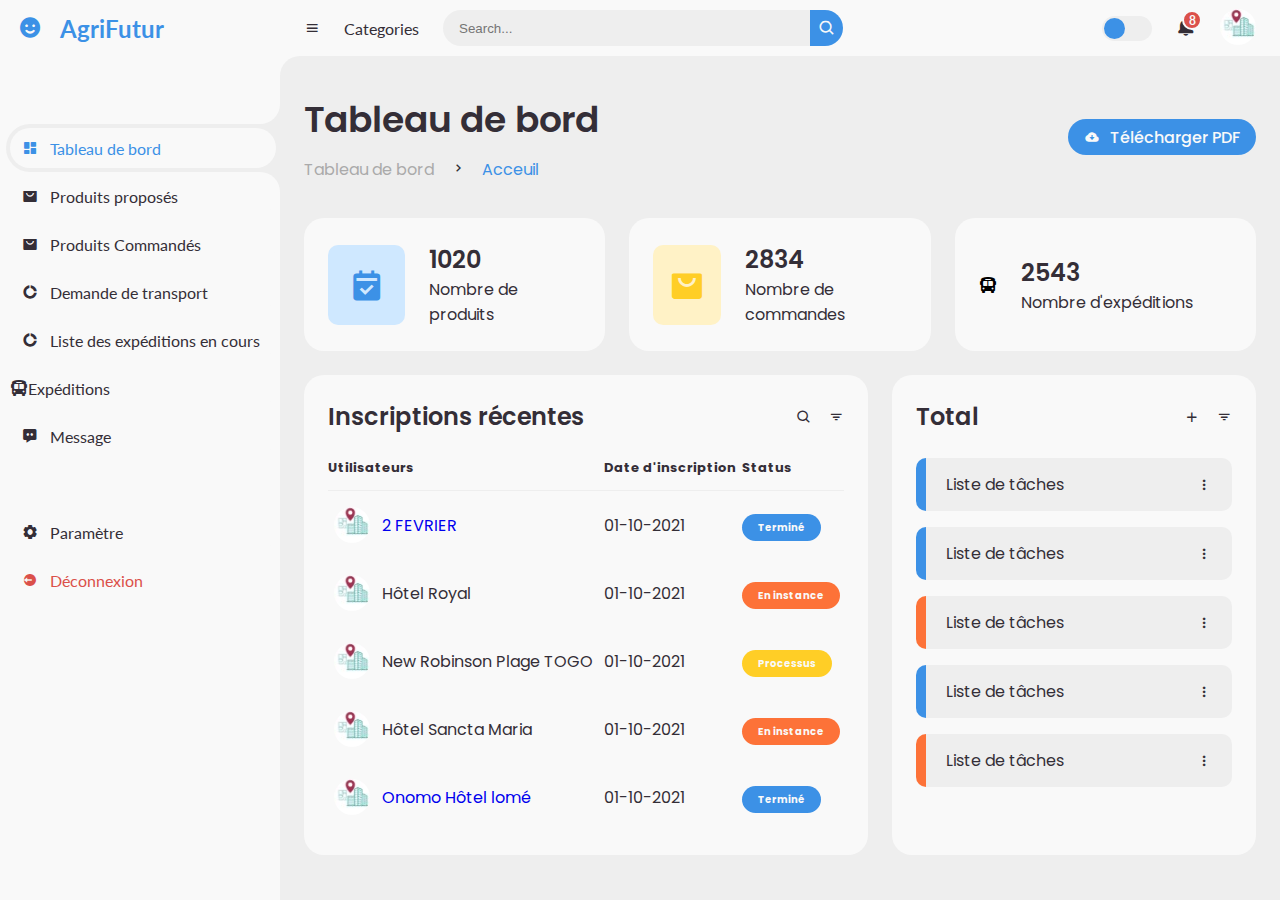
<file: index.html>
<!DOCTYPE html>
<html lang="en">
<head>
	<meta charset="UTF-8">
	<meta name="viewport" content="width=device-width, initial-scale=1.0">

	<!-- Boxicons -->
	<link href='https://unpkg.com/boxicons@2.0.9/css/boxicons.min.css' rel='stylesheet'>
	<!-- My CSS -->
	<link rel="stylesheet" href="style.css">
	<link rel="stylesheet" href="https://cdnjs.cloudflare.com/ajax/libs/font-awesome/6.4.0/css/all.min.css">

	<title>AgriFutur</title>
</head>
<body>

	<!-- SIDEBAR -->
	<section id="sidebar">
		<a href="#" class="brand">
			<i class='bx bxs-smile'></i>
			<span class="text">AgriFutur</span>
		</a>
		<ul class="side-menu top">
			<li class="active">
				<a href="#">
					<i class='bx bxs-dashboard' ></i>
					<span class="text"></span>Tableau de bord</a>
			</li>
			<li>
				<a href="produits_pro.html">
					<i class='bx bxs-shopping-bag-alt' ></i>
					<span class="text">Produits proposés</span>
				</a>
			</li>
			<li>
				<a href="Produits_Commandés.html">
					<i class='bx bxs-shopping-bag-alt' ></i>
					<span class="text">Produits Commandés</span>
				</a>
			</li>
			<li>
				<a href="Demande_de_transport.html">
					<i class='bx bxs-doughnut-chart' ></i>
					<span class="text">Demande de transport</span>
				</a>
			</li>
			<li>
				<a href="Liste_des_expéditions.html">
					<i class='bx bxs-doughnut-chart' ></i>
					<span class="text">Liste des expéditions en cours</span>
				</a>
			</li>
			<li>
				<a href="Expédition.html">
					<i class="fa fa-bus"></i>
					<span class="text">Expéditions</span>
				</a>
			</li>
			<li>
				<a href="Message.html">
					<i class='bx bxs-message-dots' ></i>
					<span class="text">Message</span>
				</a>
			</li>
			
		</ul>
		<ul class="side-menu">
			<li>
				<a href="Paramètre.html">
					<i class='bx bxs-cog' ></i>
					<span class="text">Paramètre</span>
				</a>
			</li>
			<li>
				<a href="Deconnexion.html" class="logout">
					<i class='bx bxs-log-out-circle' ></i>
					<span class="text">Déconnexion</span>
				</a>
			</li>
		</ul>
	</section>
	<!-- SIDEBAR -->



	<!-- CONTENT -->
	<section id="content">
		<!-- NAVBAR -->
		<nav>
			<i class='bx bx-menu' ></i>
			<a href="#" class="nav-link">Categories</a>
			<form action="#">
				<div class="form-input">
					<input type="search" placeholder="Search...">
					<button type="submit" class="search-btn"><i class='bx bx-search' ></i></button>
				</div>
			</form>
			<input type="checkbox" id="switch-mode" hidden>
			<label for="switch-mode" class="switch-mode"></label>
			<a href="#" class="notification">
				<i class='bx bxs-bell' ></i>
				<span class="num">8</span>
			</a>
			<a href="#" class="profile">
				<img src="img/people.png">
			</a>
		</nav>
		<!-- NAVBAR -->

		<!-- MAIN -->
		<main>
			<div class="head-title">
				<div class="left">
					<h1>Tableau de bord</h1>
					<ul class="breadcrumb">
						<li>
							<a href="#">Tableau de bord</a>
						</li>
						<li><i class='bx bx-chevron-right' ></i></li>
						<li>
							<a class="active" href="#">Acceuil</a>
						</li>
					</ul>
				</div>
				<a href="#" class="btn-download">
					<i class='bx bxs-cloud-download' ></i>
					<span class="text">Télécharger PDF</span>
				</a>
			</div>

			<ul class="box-info">
				<li>
					<i class='bx bxs-calendar-check' ></i>
					<span class="text">
						<h3>1020</h3>
						<p>Nombre de produits</p>
					</span>
				</li>
				<li>
					<i class='bx bxs-shopping-bag-alt' ></i>
					<span class="text">
						<h3>2834</h3>
						<p>Nombre de commandes</p>
					</span>
				</li>
				<li>
					<i class='fa fa-bus' ></i>
					<span class="text">
						<h3>2543</h3>
						<p>Nombre d'expéditions</p>
					</span>
				</li>
			</ul>


			<div class="table-data">
				<div class="order">
					<div class="head">
						<h3>Inscriptions récentes</h3>
						<i class='bx bx-search' ></i>
						<i class='bx bx-filter' ></i>
					</div>
					<table>
						<thead>
							<tr>
								<th>Utilisateurs</th>
								<th>Date d'inscription</th>
								<th>Status</th>
							</tr>
						</thead>
						<tbody>
							<tr>
									<td>
										<img src="img/people.png">
										<p>
											<a href="#">
												2 FEVRIER
											</a>
										</p>
									</td>
									<td>01-10-2021</td>
									<td>
										<span class="status completed">
												Terminé
										</span>
									</td>
							</tr>
							<tr>
								<td>
									<img src="img/people.png">
									<p>Hôtel Royal</p>
								</td>
								<td>01-10-2021</td>
								<td><span class="status pending">En instance</span></td>
							</tr>
							<tr>
								<td>
									<img src="img/people.png">
									<p> New Robinson Plage TOGO</p>
								</td>
								<td>01-10-2021</td>
								<td><span class="status process">Processus</span></td>
							</tr>
							<tr>
								<td>
									<img src="img/people.png">
									<p>Hôtel Sancta Maria</p>
								</td>
								<td>01-10-2021</td>
								<td><span class="status pending">En instance</span></td>
							</tr>
							<tr>
								<td>
									<img src="img/people.png">
									<p>
										<a href="#">
											Onomo Hôtel lomé
										</a>
									</p>
								</td>
								<td>01-10-2021</td>
								<td>
									<span class="status completed">
										Terminé
									</span>
								</td>
							</tr>
						</tbody>
					</table>
				</div>
				<div class="todo">
					<div class="head">
						<h3>Total</h3>
						<i class='bx bx-plus' ></i>
						<i class='bx bx-filter' ></i>
					</div>
					<ul class="todo-list">
						<li class="completed">
							<p>Liste de tâches</p>
							<i class='bx bx-dots-vertical-rounded' ></i>
						</li>
						<li class="completed">
							<p>Liste de tâches</p>
							<i class='bx bx-dots-vertical-rounded' ></i>
						</li>
						<li class="not-completed">
							<p>Liste de tâches</p>
							<i class='bx bx-dots-vertical-rounded' ></i>
						</li>
						<li class="completed">
							<p>Liste de tâches</p>
							<i class='bx bx-dots-vertical-rounded' ></i>
						</li>
						<li class="not-completed">
							<p>Liste de tâches</p>
							<i class='bx bx-dots-vertical-rounded' ></i>
						</li>
					</ul>
				</div>
			</div>
		</main>
		<!-- MAIN -->
	</section>
	<!-- CONTENT -->
	

	<script src="script.js"></script>
</body>
</html>
</file>
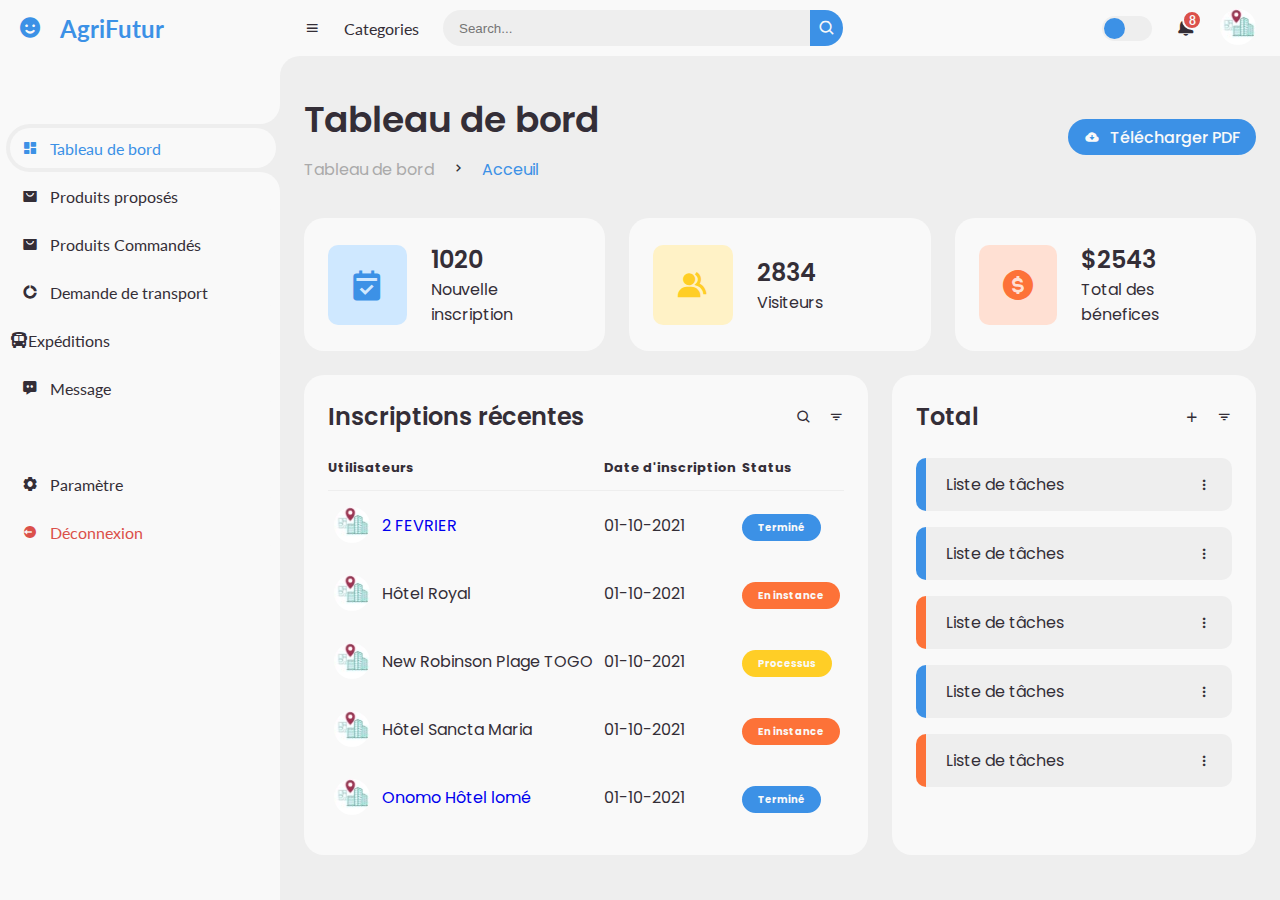
<file: Dashboard_mbh/index.html>
<!DOCTYPE html>
<html lang="en">
<head>
	<meta charset="UTF-8">
	<meta name="viewport" content="width=device-width, initial-scale=1.0">

	<!-- Boxicons -->
	<link href='https://unpkg.com/boxicons@2.0.9/css/boxicons.min.css' rel='stylesheet'>
	<!-- My CSS -->
	<link rel="stylesheet" href="style.css">
	<link rel="stylesheet" href="https://cdnjs.cloudflare.com/ajax/libs/font-awesome/6.4.0/css/all.min.css">

	<title>AgriFutur</title>
</head>
<body>

	<!-- SIDEBAR -->
	<section id="sidebar">
		<a href="#" class="brand">
			<i class='bx bxs-smile'></i>
			<span class="text">AgriFutur</span>
		</a>
		<ul class="side-menu top">
			<li class="active">
				<a href="#">
					<i class='bx bxs-dashboard' ></i>
					<span class="text"></span>Tableau de bord</a>
			</li>
			<li>
				<a href="produits_pro.html">
					<i class='bx bxs-shopping-bag-alt' ></i>
					<span class="text">Produits proposés</span>
				</a>
			</li>
			<li>
				<a href="Produits_Commandés.html">
					<i class='bx bxs-shopping-bag-alt' ></i>
					<span class="text">Produits Commandés</span>
				</a>
			</li>
			<li>
				<a href="Demande_de_transport.html">
					<i class='bx bxs-doughnut-chart' ></i>
					<span class="text">Demande de transport</span>
				</a>
			</li>
			<li>
				<a href="Expédition.html">
					<i class="fa fa-bus" aria-hidden="true"></i>
					<span class="text">Expéditions</span>
				</a>
			</li>
			<li>
				<a href="Message.html">
					<i class='bx bxs-message-dots' ></i>
					<span class="text">Message</span>
				</a>
			</li>
			
		</ul>
		<ul class="side-menu">
			<li>
				<a href="Paramètre.html">
					<i class='bx bxs-cog' ></i>
					<span class="text">Paramètre</span>
				</a>
			</li>
			<li>
				<a href="Deconnexion.html" class="logout">
					<i class='bx bxs-log-out-circle' ></i>
					<span class="text">Déconnexion</span>
				</a>
			</li>
		</ul>
	</section>
	<!-- SIDEBAR -->



	<!-- CONTENT -->
	<section id="content">
		<!-- NAVBAR -->
		<nav>
			<i class='bx bx-menu' ></i>
			<a href="#" class="nav-link">Categories</a>
			<form action="#">
				<div class="form-input">
					<input type="search" placeholder="Search...">
					<button type="submit" class="search-btn"><i class='bx bx-search' ></i></button>
				</div>
			</form>
			<input type="checkbox" id="switch-mode" hidden>
			<label for="switch-mode" class="switch-mode"></label>
			<a href="#" class="notification">
				<i class='bx bxs-bell' ></i>
				<span class="num">8</span>
			</a>
			<a href="#" class="profile">
				<img src="img/people.png">
			</a>
		</nav>
		<!-- NAVBAR -->

		<!-- MAIN -->
		<main>
			<div class="head-title">
				<div class="left">
					<h1>Tableau de bord</h1>
					<ul class="breadcrumb">
						<li>
							<a href="#">Tableau de bord</a>
						</li>
						<li><i class='bx bx-chevron-right' ></i></li>
						<li>
							<a class="active" href="#">Acceuil</a>
						</li>
					</ul>
				</div>
				<a href="#" class="btn-download">
					<i class='bx bxs-cloud-download' ></i>
					<span class="text">Télécharger PDF</span>
				</a>
			</div>

			<ul class="box-info">
				<li>
					<i class='bx bxs-calendar-check' ></i>
					<span class="text">
						<h3>1020</h3>
						<p>Nouvelle inscription</p>
					</span>
				</li>
				<li>
					<i class='bx bxs-group' ></i>
					<span class="text">
						<h3>2834</h3>
						<p>Visiteurs</p>
					</span>
				</li>
				<li>
					<i class='bx bxs-dollar-circle' ></i>
					<span class="text">
						<h3>$2543</h3>
						<p>Total des bénefices</p>
					</span>
				</li>
			</ul>


			<div class="table-data">
				<div class="order">
					<div class="head">
						<h3>Inscriptions récentes</h3>
						<i class='bx bx-search' ></i>
						<i class='bx bx-filter' ></i>
					</div>
					<table>
						<thead>
							<tr>
								<th>Utilisateurs</th>
								<th>Date d'inscription</th>
								<th>Status</th>
							</tr>
						</thead>
						<tbody>
							<tr>
									<td>
										<img src="img/people.png">
										<p>
											<a href="#">
												2 FEVRIER
											</a>
										</p>
									</td>
									<td>01-10-2021</td>
									<td>
										<span class="status completed">
												Terminé
										</span>
									</td>
							</tr>
							<tr>
								<td>
									<img src="img/people.png">
									<p>Hôtel Royal</p>
								</td>
								<td>01-10-2021</td>
								<td><span class="status pending">En instance</span></td>
							</tr>
							<tr>
								<td>
									<img src="img/people.png">
									<p> New Robinson Plage TOGO</p>
								</td>
								<td>01-10-2021</td>
								<td><span class="status process">Processus</span></td>
							</tr>
							<tr>
								<td>
									<img src="img/people.png">
									<p>Hôtel Sancta Maria</p>
								</td>
								<td>01-10-2021</td>
								<td><span class="status pending">En instance</span></td>
							</tr>
							<tr>
								<td>
									<img src="img/people.png">
									<p>
										<a href="#">
											Onomo Hôtel lomé
										</a>
									</p>
								</td>
								<td>01-10-2021</td>
								<td>
									<span class="status completed">
										Terminé
									</span>
								</td>
							</tr>
						</tbody>
					</table>
				</div>
				<div class="todo">
					<div class="head">
						<h3>Total</h3>
						<i class='bx bx-plus' ></i>
						<i class='bx bx-filter' ></i>
					</div>
					<ul class="todo-list">
						<li class="completed">
							<p>Liste de tâches</p>
							<i class='bx bx-dots-vertical-rounded' ></i>
						</li>
						<li class="completed">
							<p>Liste de tâches</p>
							<i class='bx bx-dots-vertical-rounded' ></i>
						</li>
						<li class="not-completed">
							<p>Liste de tâches</p>
							<i class='bx bx-dots-vertical-rounded' ></i>
						</li>
						<li class="completed">
							<p>Liste de tâches</p>
							<i class='bx bx-dots-vertical-rounded' ></i>
						</li>
						<li class="not-completed">
							<p>Liste de tâches</p>
							<i class='bx bx-dots-vertical-rounded' ></i>
						</li>
					</ul>
				</div>
			</div>
		</main>
		<!-- MAIN -->
	</section>
	<!-- CONTENT -->
	

	<script src="script.js"></script>
</body>
</html>
</file>
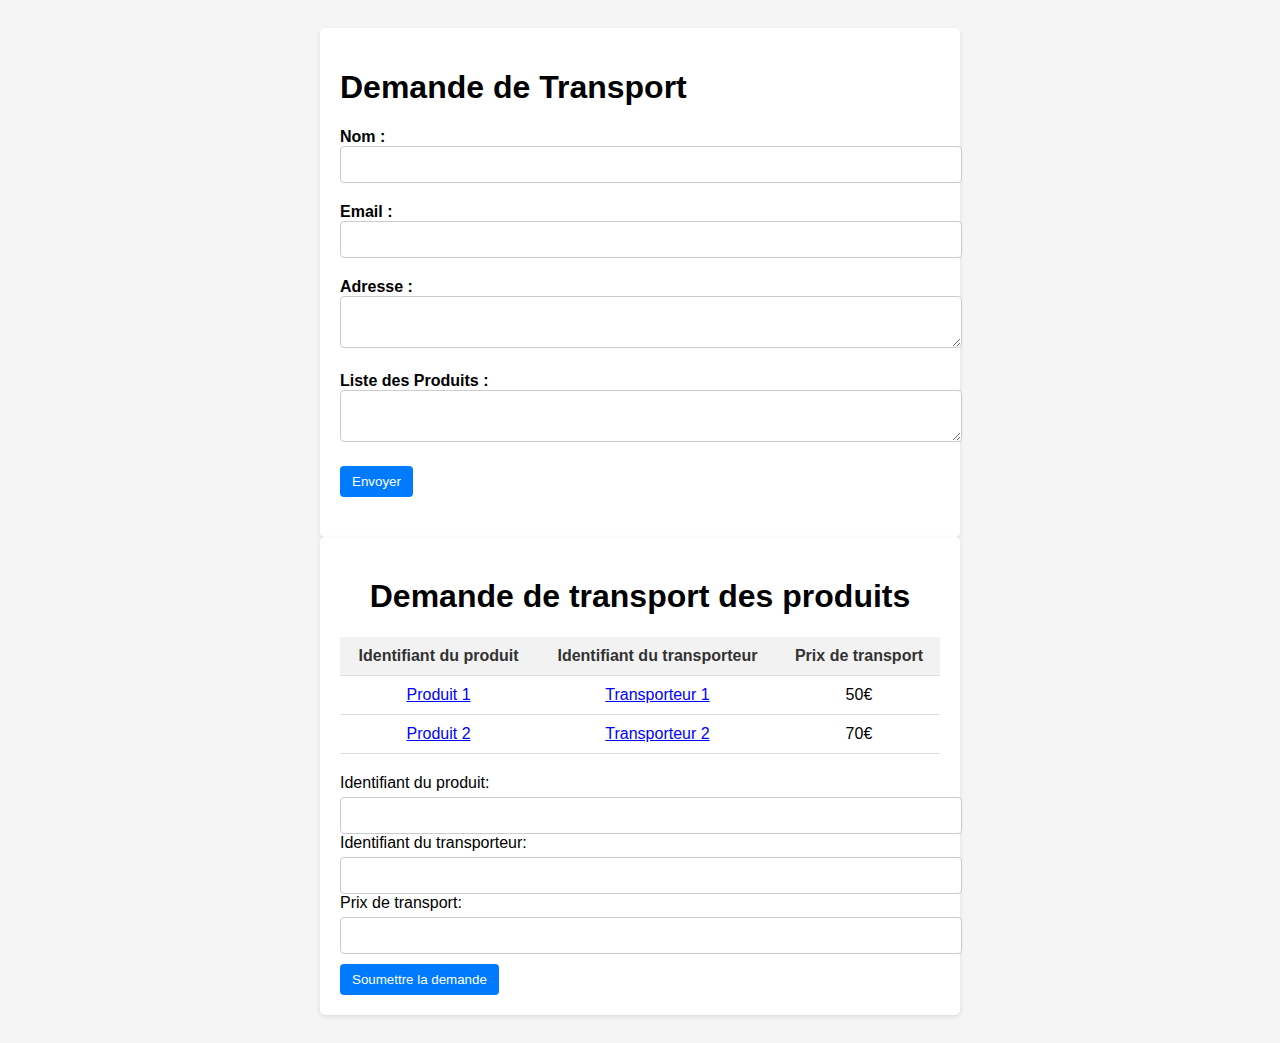
<file: Dashboard_mbh/Demande_de_transport.html>
<!DOCTYPE html>
<html>
<head>
  <meta charset="UTF-8">
  <title>Demande de Transport</title>
  <style>
    body {
      font-family: Arial, sans-serif;
      background-color: #f5f5f5;
      padding: 20px;
    }

    .container {
      max-width: 600px;
      margin: 0 auto;
      background-color: #fff;
      border-radius: 5px;
      box-shadow: 0 2px 5px rgba(0, 0, 0, 0.1);
      padding: 20px;
    }

    .form-group {
      margin-bottom: 20px;
    }

    .form-group label {
      display: block;
      font-weight: bold;
    }

    .form-group input[type="text"],
    .form-group input[type="email"],
    .form-group textarea {
      width: 100%;
      padding: 10px;
      border: 1px solid #ccc;
      border-radius: 4px;
    }

    .form-group textarea {
      resize: vertical;
    }

    .form-group input[type="submit"] {
      padding: 8px 12px;
      background-color: #007bff;
      color: #fff;
      border: none;
      border-radius: 4px;
      cursor: pointer;
      transition: background-color 0.3s ease;
    }

    .form-group input[type="submit"]:hover {
      background-color: #0056b3;
    }
  </style>
</head>
<body>
  <div class="container">
    <h1>Demande de Transport</h1>

    <form>
      <div class="form-group">
        <label for="nom">Nom :</label>
        <input type="text" id="nom" name="nom" required>
      </div>

      <div class="form-group">
        <label for="email">Email :</label>
        <input type="email" id="email" name="email" required>
      </div>

      <div class="form-group">
        <label for="adresse">Adresse :</label>
        <textarea id="adresse" name="adresse" required></textarea>
      </div>

      <div class="form-group">
        <label for="produits">Liste des Produits :</label>
        <textarea id="produits" name="produits" required></textarea>
      </div>

      <div class="form-group">
        <input type="submit" value="Envoyer">
      </div>
    </form>
  </div>
</body>
</html>




<!DOCTYPE html>
<html>
<head>
  <meta charset="UTF-8">
  <title>Demande de transport</title>
  <style>
    body {
      font-family: Arial, sans-serif;
      background-color: #f5f5f5;
      padding: 20px;
    }

    .transport-request-container {
      max-width: 600px;
      margin: 0 auto;
      background-color: #fff;
      border-radius: 5px;
      box-shadow: 0 2px 5px rgba(0, 0, 0, 0.1);
      padding: 20px;
    }

    .transport-request-container h1 {
      text-align: center;
    }

    .transport-request-container table {
      width: 100%;
      border-collapse: collapse;
      margin-top: 20px;
    }

    .transport-request-container th, .transport-request-container td {
      padding: 10px;
      text-align: center;
      border-bottom: 1px solid #ddd;
    }

    .transport-request-container th {
      background-color: #f2f2f2;
      font-weight: bold;
      color: #333;
    }

    .transport-request-container tr:hover {
      background-color: #f9f9f9;
    }

    .transport-request-container .clickable {
      cursor: pointer;
      text-decoration: underline;
      color: blue;
    }

    .transport-request-container .clickable:hover {
      text-decoration: none;
    }

    .transport-request-form {
      margin-top: 20px;
    }

    .transport-request-form label {
      display: block;
      margin-bottom: 5px;
    }

    .transport-request-form input[type="text"] {
      width: 100%;
      padding: 10px;
      border: 1px solid #ccc;
      border-radius: 4px;
    }

    .transport-request-form textarea {
      width: 100%;
      height: 100px;
      padding: 10px;
      border: 1px solid #ccc;
      border-radius: 4px;
    }

    .transport-request-form button {
      margin-top: 10px;
      padding: 8px 12px;
      background-color: #007bff;
      color: #fff;
      border: none;
      border-radius: 4px;
      cursor: pointer;
      transition: background-color 0.3s ease;
    }

    .transport-request-form button:hover {
      background-color: #0056b3;
    }
  </style>
</head>
<body>
  <div class="transport-request-container">
    <h1>Demande de transport des produits</h1>

    <table>
      <thead>
        <tr>
          <th>Identifiant du produit</th>
          <th>Identifiant du transporteur</th>
          <th>Prix de transport</th>
          <!-- Ajouter d'autres en-têtes si nécessaire -->
        </tr>
      </thead>
      <tbody>
        <tr>
          <td class="clickable">Produit 1</td>
          <td class="clickable">Transporteur 1</td>
          <td>50€</td>
          <!-- Ajouter d'autres colonnes si nécessaire -->
        </tr>
        <tr>
          <td class="clickable">Produit 2</td>
          <td class="clickable">Transporteur 2</td>
          <td>70€</td>
          <!-- Ajouter d'autres colonnes si nécessaire -->
        </tr>
        <!-- Ajouter d'autres lignes pour les produits -->
      </tbody>
    </table>

    <form class="transport-request-form">
      <label for="product-id">Identifiant du produit:</label>
      <input type="text" id="product-id" name="product-id">

      <label for="carrier-id">Identifiant du transporteur:</label>
      <input type="text" id="carrier-id" name="carrier-id">

      <label for="transport-price">Prix de transport:</label>
      <input type="text" id="transport-price" name="transport-price">

      <!-- Ajouter d'autres champs si nécessaire -->

      <button type="submit">Soumettre la demande</button>
    </form>
  </div>
</body>
</html>
</file>
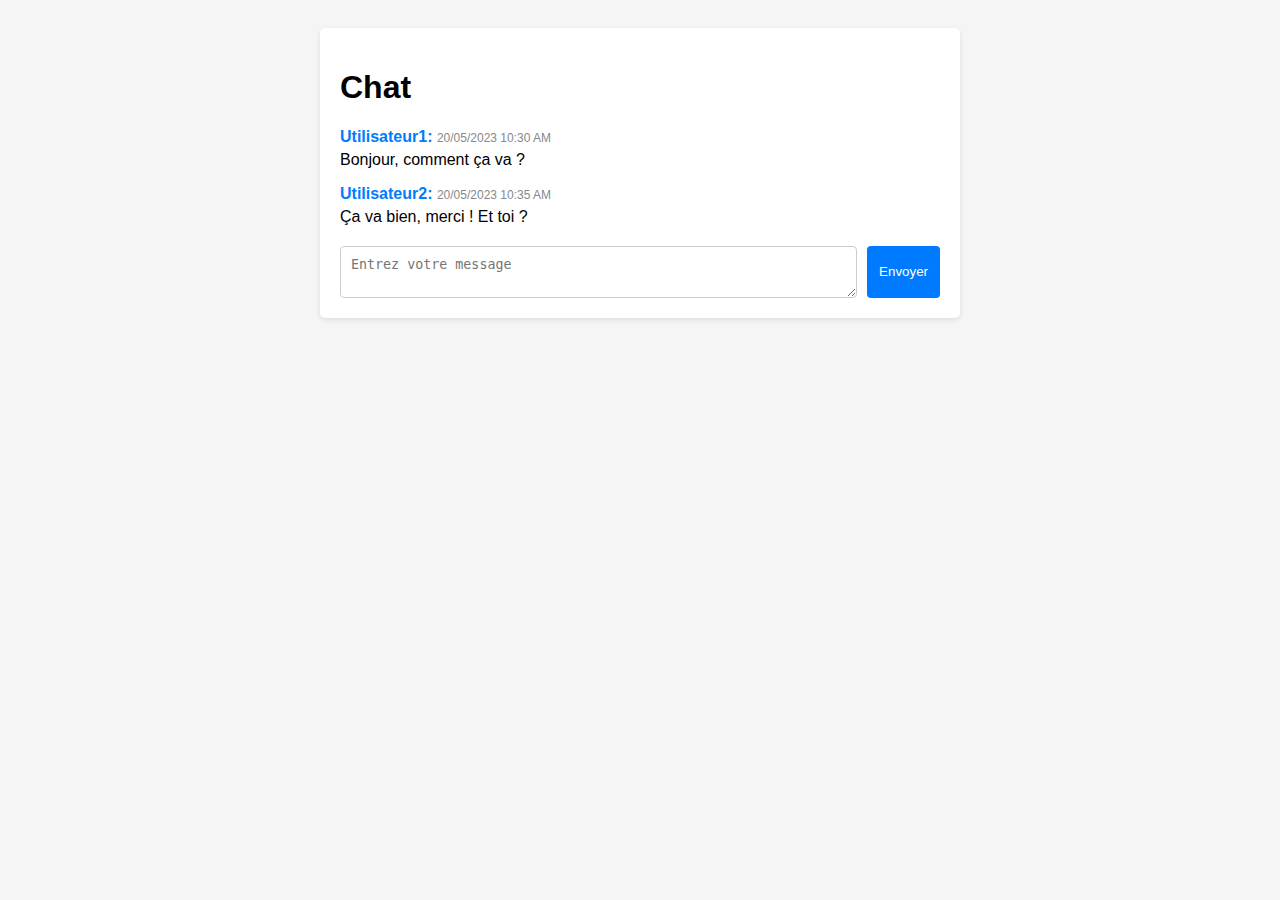
<file: Dashboard_mbh/Message.html>
<!DOCTYPE html>
<html>
<head>
  <meta charset="UTF-8">
  <title>Chat</title>
  <style>
    body {
      font-family: Arial, sans-serif;
      background-color: #f5f5f5;
      padding: 20px;
    }

    .chat-container {
      max-width: 600px;
      margin: 0 auto;
      background-color: #fff;
      border-radius: 5px;
      box-shadow: 0 2px 5px rgba(0, 0, 0, 0.1);
      padding: 20px;
    }

    .message-list {
      list-style-type: none;
      padding: 0;
      margin-bottom: 20px;
    }

    .message-item {
      margin-bottom: 10px;
    }

    .message-item .username {
      font-weight: bold;
      color: #007bff;
    }

    .message-item .timestamp {
      font-size: 12px;
      color: #888;
    }

    .message-item .content {
      margin-top: 5px;
    }

    .message-form {
      display: flex;
      margin-top: 20px;
    }

    .message-form textarea {
      flex-grow: 1;
      padding: 10px;
      border: 1px solid #ccc;
      border-radius: 4px;
    }

    .message-form button {
      margin-left: 10px;
      padding: 8px 12px;
      background-color: #007bff;
      color: #fff;
      border: none;
      border-radius: 4px;
      cursor: pointer;
      transition: background-color 0.3s ease;
    }

    .message-form button:hover {
      background-color: #0056b3;
    }
  </style>
</head>
<body>
  <div class="chat-container">
    <h1>Chat</h1>

    <ul class="message-list">
      <li class="message-item">
        <span class="username">Utilisateur1:</span>
        <span class="timestamp">20/05/2023 10:30 AM</span>
        <p class="content">Bonjour, comment ça va ?</p>
      </li>
      <li class="message-item">
        <span class="username">Utilisateur2:</span>
        <span class="timestamp">20/05/2023 10:35 AM</span>
        <p class="content">Ça va bien, merci ! Et toi ?</p>
      </li>
      <!-- Ajoutez d'autres messages ici -->
    </ul>

    <form class="message-form">
      <textarea placeholder="Entrez votre message"></textarea>
      <button type="submit">Envoyer</button>
    </form>
  </div>
</body>
</html>
</file>
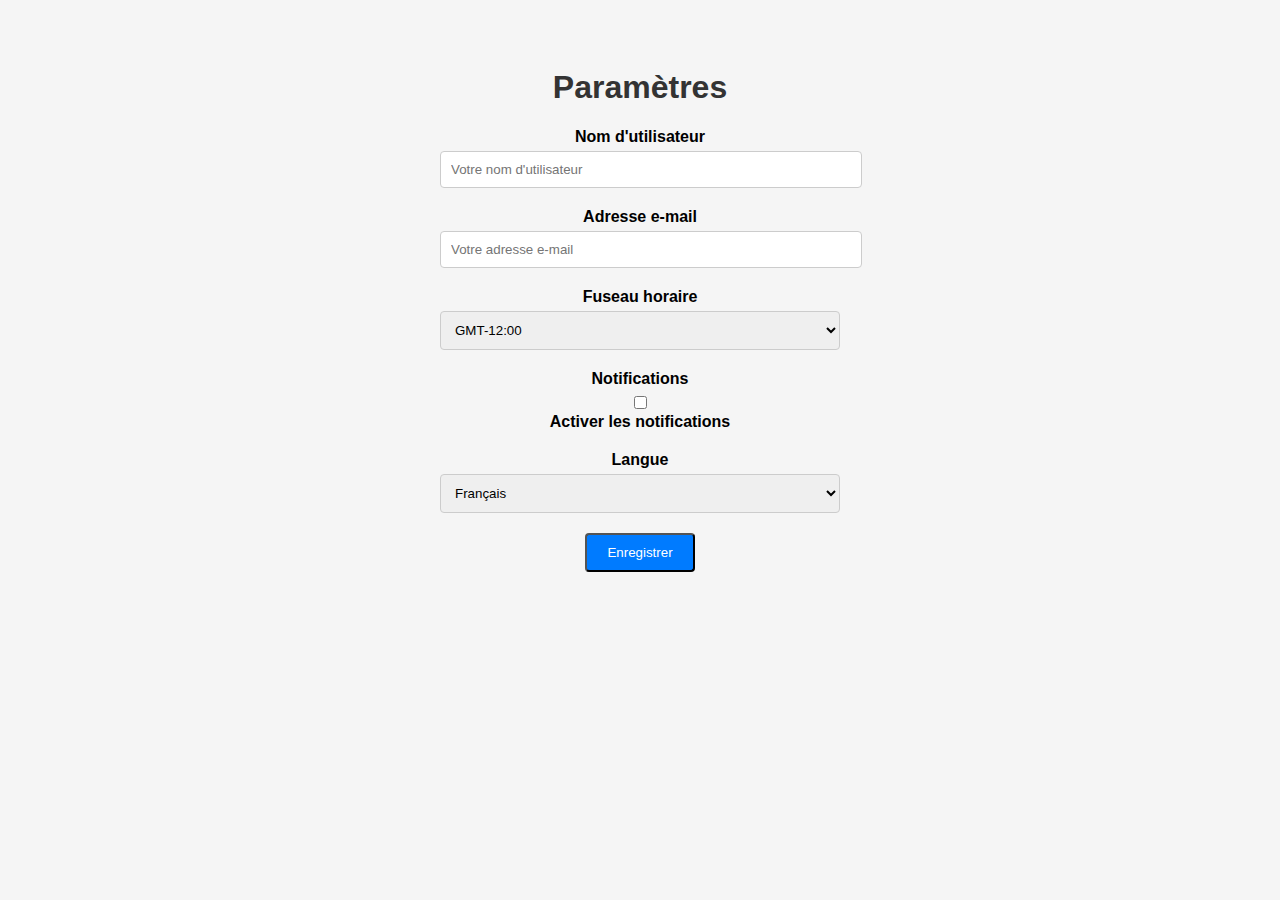
<file: Dashboard_mbh/Paramètre.html>
<!DOCTYPE html>
<html>
<head>
  <meta charset="UTF-8">
  <title>Paramètres</title>
  <style>
    body {
      font-family: Arial, sans-serif;
      background-color: #f5f5f5;
      text-align: center;
      padding: 40px;
    }

    h1 {
      color: #333;
    }

    .settings-form {
      max-width: 400px;
      margin: 0 auto;
    }

    .form-group {
      margin-bottom: 20px;
    }

    label {
      display: block;
      font-weight: bold;
      margin-bottom: 5px;
    }

    input[type="text"],
    input[type="email"],
    select {
      width: 100%;
      padding: 10px;
      border: 1px solid #ccc;
      border-radius: 4px;
    }

    .button {
      display: inline-block;
      padding: 10px 20px;
      background-color: #007bff;
      color: #fff;
      text-decoration: none;
      border-radius: 4px;
      transition: background-color 0.3s ease;
    }

    .button:hover {
      background-color: #0056b3;
    }
  </style>
</head>
<body>
  <h1>Paramètres</h1>

  <form class="settings-form">
    <div class="form-group">
      <label for="username">Nom d'utilisateur</label>
      <input type="text" id="username" name="username" placeholder="Votre nom d'utilisateur">
    </div>

    <div class="form-group">
      <label for="email">Adresse e-mail</label>
      <input type="email" id="email" name="email" placeholder="Votre adresse e-mail">
    </div>

    <div class="form-group">
      <label for="timezone">Fuseau horaire</label>
      <select id="timezone" name="timezone">
        <option value="gmt-12">GMT-12:00</option>
        <option value="gmt-11">GMT-11:00</option>
        <option value="gmt-10">GMT-10:00</option>
        <!-- Ajoutez d'autres options de fuseau horaire ici -->
      </select>
    </div>

    <div class="form-group">
      <label for="notification">Notifications</label>
      <input type="checkbox" id="notification" name="notification">
      <label for="notification">Activer les notifications</label>
    </div>

    <div class="form-group">
      <label for="language">Langue</label>
      <select id="language" name="language">
        <option value="fr">Français</option>
        <option value="en">English</option>
        <option value="es">Español</option>
        <!-- Ajoutez d'autres options de langue ici -->
      </select>
    </div>

    <button class="button" type="submit">Enregistrer</button>
  </form>
</body>
</html>
</file>
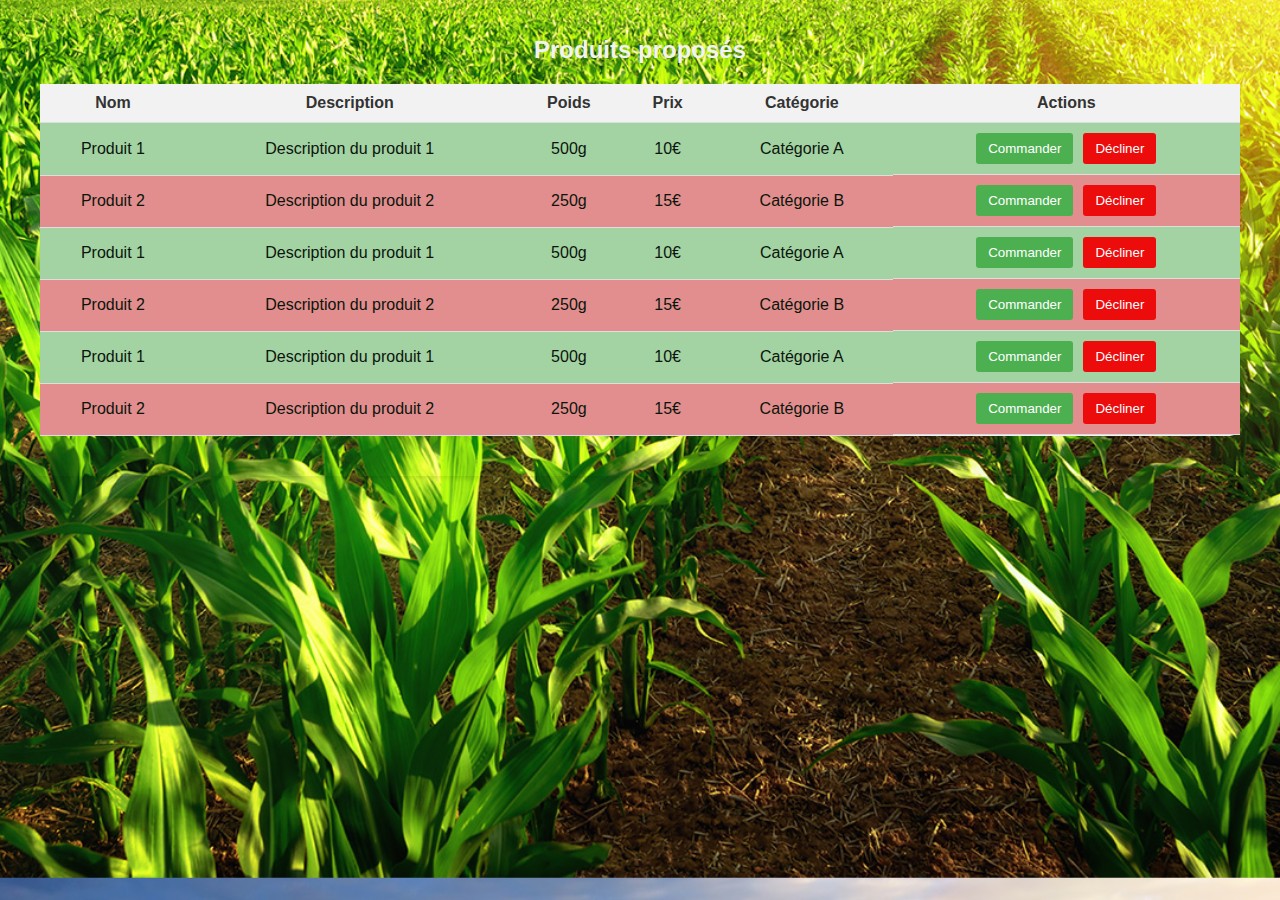
<file: Dashboard_mbh/produits_pro.html>
<!-- <!DOCTYPE html>
<html lang="en">
<head>
    <meta charset="UTF-8">
    <meta http-equiv="X-UA-Compatible" content="IE=edge">
    <meta name="viewport" content="width=device-width, initial-scale=1.0">
    <title>Document</title>
</head>
<body>
    <style>
        /* Styles généraux */
        body {
          font-family: Arial, sans-serif;
          background-color: #f5f5f5;
          margin: 0;
          padding: 20px;
        }
      
        .container {
          max-width: 1200px;
          margin: 0 auto;
          background-color: #fff;
          padding: 20px;
          border-radius: 5px;
          box-shadow: 0 2px 5px rgba(0, 0, 0, 0.1);
        }
      
        h2 {
          font-size: 20px;
          margin-bottom: 20px;
        }
      
        /* Styles du tableau */
        table {
          width: 100%;
          border-collapse: collapse;
          margin-bottom: 20px;
        }
      
        th, td {
          padding: 10px;
          text-align: left;
          border-bottom: 1px solid #ddd;
        }
      
        th {
          background-color: #f2f2f2;
          font-weight: bold;
          color: #333;
        }
      
        tr:hover {
          background-color: #f9f9f9;
        }
      
        /* Styles pour les actions */
        .actions {
          display: flex;
          justify-content: center;
          gap: 10px;
        }
      
        .button {
          background-color: #4caf50;
          color: white;
          padding: 8px 12px;
          border-radius: 3px;
          border: none;
          cursor: pointer;
          transition: background-color 0.3s ease;
        }
      
        .button:hover {
          background-color: #45a049;
        }
      </style>
      
      <div class="container">
        <h2>Produits proposés</h2>
        <table>
          <thead>
            <tr>
              <th>Nom</th>
              <th>Description</th>
              <th>Poids</th>
              <th>Prix</th>
              <th>Catégorie</th>
              <th>Actions</th>
            </tr>
          </thead>
          <tbody>
            <tr>
              <td>Produit 1</td>
              <td>Description du produit 1</td>
              <td>500g</td>
              <td>10€</td>
              <td>Catégorie A</td>
              <td class="actions">
                <button class="button">Commander</button>
                <button class="button">Décliner</button>
              </td>
            </tr>
            <tr>
              <td>Produit 2</td>
              <td>Description du produit 2</td>
              <td>250g</td>
              <td>15€</td>
              <td>Catégorie B</td>
              <td class="actions">
                <button class="button">Commander</button>
                <button class="button">Décliner</button>
              </td>
            </tr>
            -- Ajouter d'autres lignes ici --
          </tbody>
        </table>
      
        <h2>Produits commandés</h2>
        <table>
          <thead>
            <tr>
              <th>Nom</th>
              <th>Description</th>
              <th>Poids</th>
              <th>Catégorie</th>
              <th>Actions</th>
            </tr>
          </thead>
          <tbody>
            <tr>
              <td>Produit 3</td>
              <td>Description du produit 3</td>
              <td>750g</td>
              <td>Catégorie C</td>
              <td class="actions">
                <button class="button">Commander</button>
                <button class="button">Décliner</button>
              </td>
            </tr>
            <tr>
              <td>Produit 4</td>
              <td>Description du produit 4</td>
              <td>1kg</td>
              <td>Catégorie D</td>
              <td class="actions">
                <button class="button">Commander</button>
                <button class="button">Décliner</button>
              </td>
            </tr>
            <!-- Ajouter d'autres lignes ici --
          </tbody>
        </table>
      
        <h2>Demandes de transport</h2>
        <table>
          <thead>
            <tr>
              <th>Identifiant du produit</th>
              <th>Identifiant du transporteur</th>
              <th>Prix de transport</th>
            </tr>
          </thead>
          <tbody>
            <tr>
              <td>Produit 1</td>
              <td>Transporteur 1</td>
              <td>20€</td>
            </tr>
            <tr>
              <td>Produit 2</td>
              <td>Transporteur 2</td>
              <td>15€</td>
            </tr>
            <!-- Ajouter d'autres lignes ici --
          </tbody>
        </table>
      
        <h2>Expéditions</h2>
        <table>
          <thead>
            <tr>
              <th>Identifiant de l'expédition</th>
              <th>Identifiant du produit</th>
              <th>Identifiant du transporteur</th>
              <th>Date de début de l'expédition</th>
              <th>Localisation actuelle</th>
            </tr>
          </thead>
          <tbody>
            <tr>
              <td>Expédition 1</td>
              <td>Produit 1</td>
              <td>Transporteur 1</td>
              <td>01/05/2023</td>
              <td>Localisation 1</td>
            </tr>
            <tr>
              <td>Expédition 2</td>
              <td>Produit 2</td>
              <td>Transporteur 2</td>
              <td>02/05/2023</td>
              <td>Localisation 2</td>
            </tr>
            -- Ajouter d'autres lignes ici --
          </tbody>
        </table>
      </div>
               
</body>
</html> -->

<!DOCTYPE html>
<html lang="fr">
<head>
  <meta charset="UTF-8">
  <meta name="viewport" content="width=device-width, initial-scale=1.0">
  <title>Tableau de bord</title>
  <style>
    /* Styles généraux */
    body {
      font-family: Arial, sans-serif;
      background-color: #f5f5f5;
      margin: 0;
      padding: 20px;
    }
  
    .container {
      max-width: 1200px;
      margin: 0 auto;
      background-image: url('img/Agriculture-1080.jpg');
      background-size: cover;
      background-position: center;
      padding: 20px;
      border-radius: 5px;
      box-shadow: 0 2px 5px rgba(0, 0, 0, 0.1);
      border-radius: 10px;
    }
  
    h1 {
      text-align: center;
      font-family: 'Smokum', Arial, sans-serif;
      color: #f2f2f2;
      font-size: 24px;
      margin-bottom: 20px;
    }
  
    /* Styles du tableau */
    table {
      width: 100%;
      border-collapse: collapse;
      margin-bottom: 20px;
    }
  
    th,
    td {
      padding: 10px;
      text-align: center;
      border-bottom: 1px solid #ddd;
    }
  
    th {
      background-color: #f2f2f2;
      font-weight: bold;
      color: #333;
    }
  
    tr:hover {
      background-color: #f9f9f9;
    }
  
    /* Styles pour les actions */
    .actions {
      display: flex;
      justify-content: center;
      gap: 10px;
    }
  
    .buttonCommander {
      background-color: #4caf50;
      color: white;
      padding: 8px 12px;
      border-radius: 3px;
      border: none;
      cursor: pointer;
      transition: background-color 0.3s ease;
    }
  
    .buttonDecliner {
      background-color: #ec0c0c;
      color: white;
      padding: 8px 12px;
      border-radius: 3px;
      border: none;
      cursor: pointer;
      transition: background-color 0.3s ease;
    }
  
    .button:hover {
      background-color: #0b150c;
    }
  
    .trColor {
      color: #0b150c;
    }
  
    .trCommande {
      background-color: #a3d2a3;
    }
  
    .trDecline {
      background-color: #e28e8e;
    }
  </style>
  
  <body class="container">
    <h1><strong>Produits proposés</strong></h1>
    <div>
      <div style="background-color: #f2f2f2; border-radius: 10px;">
        <table>
          <thead>
            <tr>
              <th>Nom</th>
              <th>Description</th>
              <th>Poids</th>
              <th>Prix</th>
              <th>Catégorie</th>
              <th>Actions</th>
            </tr>
          </thead>
          <tbody>
            <!-- Ajouter des lignes de produits ici -->
            <tr class="trColor trCommande">
              <td>Produit 1</td>
              <td>Description du produit 1</td>
              <td>500g</td>
              <td>10€</td>
              <td>Catégorie A</td>
              <td class="actions">
                <button class="buttonCommander">Commander</button>
                <button class="buttonDecliner">Décliner</button>
              </td>
            </tr>
            <tr class="trColor trDecline">
              <td>Produit 2</td>
              <td>Description du produit 2</td>
              <td>250g</td>
              <td>15€</td>
              <td>Catégorie B</td>
              <td class="actions">
                <button class="buttonCommander">Commander</button>
                <button class="buttonDecliner">Décliner</button>
              </td>
            </tr>
            <tr class="trColor trCommande">
              <td>Produit 1</td>
              <td>Description du produit 1</td>
              <td>500g</td>
              <td>10€</td>
              <td>Catégorie A</td>
              <td class="actions">
                <button class="buttonCommander">Commander</button>
                <button class="buttonDecliner">Décliner</button>
              </td>
            </tr>
            <tr class="trColor trDecline">
              <td>Produit 2</td>
              <td>Description du produit 2</td>
              <td>250g</td>
              <td>15€</td>
              <td>Catégorie B</td>
              <td class="actions">
                <button class="buttonCommander">Commander</button>
                <button class="buttonDecliner">Décliner</button>
              </td>
            </tr>
            <tr class="trColor trCommande">
              <td>Produit 1</td>
              <td>Description du produit 1</td>
              <td>500g</td>
              <td>10€</td>
              <td>Catégorie A</td>
              <td class="actions">
                <button class="buttonCommander">Commander</button>
                <button class="buttonDecliner">Décliner</button>
              </td>
            </tr>
            <tr class="trColor trDecline">
              <td>Produit 2</td>
              <td>Description du produit 2</td>
              <td>250g</td>
              <td>15€</td>
              <td>Catégorie B</td>
              <td class="actions">
                <button class="buttonCommander">Commander</button>
                <button class="buttonDecliner">Décliner</button>
              </td>
            </tr>
            <!-- Ajouter d'autres lignes de produits avec les classes trCommande ou trDecline selon vos besoins -->
          </tbody>
        </table>
      </div>
    </div>
    <script src="https://code.jquery.com/jquery-3.6.0.min.js"></script>
    <script>
      // Récupérer tous les boutons "Commander"
      const buttonsCommander = document.querySelectorAll('.buttonCommander');
  
      // Récupérer tous les boutons "Décliner"
      const buttonsDecliner = document.querySelectorAll('.buttonDecliner');
  
      // Ajouter un écouteur d'événement sur chaque bouton "Commander"
      buttonsCommander.forEach((button) => {
        button.addEventListener('click', () => {
          const row = button.closest('tr');
          row.classList.add('trCommande');
          row.classList.remove('trDecline');
        });
      });
  
      // Ajouter un écouteur d'événement sur chaque bouton "Décliner"
      buttonsDecliner.forEach((button) => {
        button.addEventListener('click', () => {
          const row = button.closest('tr');
          row.classList.add('trDecline');
          row.classList.remove('trCommande');
        });
      });
    </script>
  </body>
  
    <!--<h3>Produits commandés</h3>
    <table>
      <thead>
        <tr>
          <th>Nom</th>
          <th>Description</th>
          <th>Poids</th>
          <th>Catégorie</th>
          <th>Actions</th>
        </tr>
      </thead>
      <tbody>
        -- Ajouter des lignes de produits commandés ici --
      </tbody>
    </table>-->

    <!-- <h3>Demandes de transport</h3>
    <table>
      <thead>
        <tr>
          <th>Identifiant du produit</th>
          <th>Identifiant du transporteur</th>
          <th>Prix de transport</th>
        </tr>
      </thead>
      <tbody>
        <!-- Ajouter des lignes de demandes de transport ici -->
      </tbody>
    </table>

    <!-- <h3>Expéditions</h3>
    <table>
      <thead>
        <tr>
          <th>Identifiant de l'expédition</th>
          <th>Identifiant du produit</th>
          <th>Identifiant du transporteur</th>
          <th>Date de début de l'expédition</th>
          <th>Localisation actuelle</th>
        </tr>
      </thead>
      <tbody>
        <!-- Ajouter des lignes d'expéditions ici -->
      </tbody>
    </table>
  </div>
</body>
</html>
</file>
<file: style.css>
@import url('https://fonts.googleapis.com/css2?family=Lato:wght@400;700&family=Poppins:wght@400;500;600;700&display=swap');

* {
	margin: 0;
	padding: 0;
	box-sizing: border-box;
}

a {
	text-decoration: none;
}

li {
	list-style: none;
}

:root {
	--poppins: 'Poppins', sans-serif;
	--lato: 'Lato', sans-serif;

	--light: #F9F9F9;
	--blue: #3C91E6;
	--light-blue: #CFE8FF;
	--grey: #eee;
	--dark-grey: #AAAAAA;
	--dark: #342E37;
	--red: #DB504A;
	--yellow: #FFCE26;
	--light-yellow: #FFF2C6;
	--orange: #FD7238;
	--light-orange: #FFE0D3;
}

html {
	overflow-x: hidden;
}

body.dark {
	--light: #0C0C1E;
	--grey: #060714;
	--dark: #FBFBFB;
}

body {
	background: var(--grey);
	overflow-x: hidden;
}





/* SIDEBAR */
#sidebar {
	position: fixed;
	top: 0;
	left: 0;
	width: 280px;
	height: 100%;
	background: var(--light);
	z-index: 2000;
	font-family: var(--lato);
	transition: .3s ease;
	overflow-x: hidden;
	scrollbar-width: none;
}
#sidebar::--webkit-scrollbar {
	display: none;
}
#sidebar.hide {
	width: 60px;
}
#sidebar .brand {
	font-size: 24px;
	font-weight: 700;
	height: 56px;
	display: flex;
	align-items: center;
	color: var(--blue);
	position: sticky;
	top: 0;
	left: 0;
	background: var(--light);
	z-index: 500;
	padding-bottom: 20px;
	box-sizing: content-box;
}
#sidebar .brand .bx {
	min-width: 60px;
	display: flex;
	justify-content: center;
}
#sidebar .side-menu {
	width: 100%;
	margin-top: 48px;
}
#sidebar .side-menu li {
	height: 48px;
	background: transparent;
	margin-left: 6px;
	border-radius: 48px 0 0 48px;
	padding: 4px;
}
#sidebar .side-menu li.active {
	background: var(--grey);
	position: relative;
}
#sidebar .side-menu li.active::before {
	content: '';
	position: absolute;
	width: 40px;
	height: 40px;
	border-radius: 50%;
	top: -40px;
	right: 0;
	box-shadow: 20px 20px 0 var(--grey);
	z-index: -1;
}
#sidebar .side-menu li.active::after {
	content: '';
	position: absolute;
	width: 40px;
	height: 40px;
	border-radius: 50%;
	bottom: -40px;
	right: 0;
	box-shadow: 20px -20px 0 var(--grey);
	z-index: -1;
}
#sidebar .side-menu li a {
	width: 100%;
	height: 100%;
	background: var(--light);
	display: flex;
	align-items: center;
	border-radius: 48px;
	font-size: 16px;
	color: var(--dark);
	white-space: nowrap;
	overflow-x: hidden;
}
#sidebar .side-menu.top li.active a {
	color: var(--blue);
}
#sidebar.hide .side-menu li a {
	width: calc(48px - (4px * 2));
	transition: width .3s ease;
}
#sidebar .side-menu li a.logout {
	color: var(--red);
}
#sidebar .side-menu.top li a:hover {
	color: var(--blue);
}
#sidebar .side-menu li a .bx {
	min-width: calc(60px  - ((4px + 6px) * 2));
	display: flex;
	justify-content: center;
}
/* SIDEBAR */





/* CONTENT */
#content {
	position: relative;
	width: calc(100% - 280px);
	left: 280px;
	transition: .3s ease;
}
#sidebar.hide ~ #content {
	width: calc(100% - 60px);
	left: 60px;
}




/* NAVBAR */
#content nav {
	height: 56px;
	background: var(--light);
	padding: 0 24px;
	display: flex;
	align-items: center;
	grid-gap: 24px;
	font-family: var(--lato);
	position: sticky;
	top: 0;
	left: 0;
	z-index: 1000;
}
#content nav::before {
	content: '';
	position: absolute;
	width: 40px;
	height: 40px;
	bottom: -40px;
	left: 0;
	border-radius: 50%;
	box-shadow: -20px -20px 0 var(--light);
}
#content nav a {
	color: var(--dark);
}
#content nav .bx.bx-menu {
	cursor: pointer;
	color: var(--dark);
}
#content nav .nav-link {
	font-size: 16px;
	transition: .3s ease;
}
#content nav .nav-link:hover {
	color: var(--blue);
}
#content nav form {
	max-width: 400px;
	width: 100%;
	margin-right: auto;
}
#content nav form .form-input {
	display: flex;
	align-items: center;
	height: 36px;
}
#content nav form .form-input input {
	flex-grow: 1;
	padding: 0 16px;
	height: 100%;
	border: none;
	background: var(--grey);
	border-radius: 36px 0 0 36px;
	outline: none;
	width: 100%;
	color: var(--dark);
}
#content nav form .form-input button {
	width: 36px;
	height: 100%;
	display: flex;
	justify-content: center;
	align-items: center;
	background: var(--blue);
	color: var(--light);
	font-size: 18px;
	border: none;
	outline: none;
	border-radius: 0 36px 36px 0;
	cursor: pointer;
}
#content nav .notification {
	font-size: 20px;
	position: relative;
}
#content nav .notification .num {
	position: absolute;
	top: -6px;
	right: -6px;
	width: 20px;
	height: 20px;
	border-radius: 50%;
	border: 2px solid var(--light);
	background: var(--red);
	color: var(--light);
	font-weight: 700;
	font-size: 12px;
	display: flex;
	justify-content: center;
	align-items: center;
}
#content nav .profile img {
	width: 36px;
	height: 36px;
	object-fit: cover;
	border-radius: 50%;
}
#content nav .switch-mode {
	display: block;
	min-width: 50px;
	height: 25px;
	border-radius: 25px;
	background: var(--grey);
	cursor: pointer;
	position: relative;
}
#content nav .switch-mode::before {
	content: '';
	position: absolute;
	top: 2px;
	left: 2px;
	bottom: 2px;
	width: calc(25px - 4px);
	background: var(--blue);
	border-radius: 50%;
	transition: all .3s ease;
}
#content nav #switch-mode:checked + .switch-mode::before {
	left: calc(100% - (25px - 4px) - 2px);
}
/* NAVBAR */





/* MAIN */
#content main {
	width: 100%;
	padding: 36px 24px;
	font-family: var(--poppins);
	max-height: calc(100vh - 56px);
	overflow-y: auto;
}
#content main .head-title {
	display: flex;
	align-items: center;
	justify-content: space-between;
	grid-gap: 16px;
	flex-wrap: wrap;
}
#content main .head-title .left h1 {
	font-size: 36px;
	font-weight: 600;
	margin-bottom: 10px;
	color: var(--dark);
}
#content main .head-title .left .breadcrumb {
	display: flex;
	align-items: center;
	grid-gap: 16px;
}
#content main .head-title .left .breadcrumb li {
	color: var(--dark);
}
#content main .head-title .left .breadcrumb li a {
	color: var(--dark-grey);
	pointer-events: none;
}
#content main .head-title .left .breadcrumb li a.active {
	color: var(--blue);
	pointer-events: unset;
}
#content main .head-title .btn-download {
	height: 36px;
	padding: 0 16px;
	border-radius: 36px;
	background: var(--blue);
	color: var(--light);
	display: flex;
	justify-content: center;
	align-items: center;
	grid-gap: 10px;
	font-weight: 500;
}




#content main .box-info {
	display: grid;
	grid-template-columns: repeat(auto-fit, minmax(240px, 1fr));
	grid-gap: 24px;
	margin-top: 36px;
}
#content main .box-info li {
	padding: 24px;
	background: var(--light);
	border-radius: 20px;
	display: flex;
	align-items: center;
	grid-gap: 24px;
}
#content main .box-info li .bx {
	width: 80px;
	height: 80px;
	border-radius: 10px;
	font-size: 36px;
	display: flex;
	justify-content: center;
	align-items: center;
}
#content main .box-info li:nth-child(1) .bx {
	background: var(--light-blue);
	color: var(--blue);
}
#content main .box-info li:nth-child(2) .bx {
	background: var(--light-yellow);
	color: var(--yellow);
}
#content main .box-info li:nth-child(3) .bx {
	background: var(--light-orange);
	color: var(--orange);
}
#content main .box-info li .text h3 {
	font-size: 24px;
	font-weight: 600;
	color: var(--dark);
}
#content main .box-info li .text p {
	color: var(--dark);	
}





#content main .table-data {
	display: flex;
	flex-wrap: wrap;
	grid-gap: 24px;
	margin-top: 24px;
	width: 100%;
	color: var(--dark);
}
#content main .table-data > div {
	border-radius: 20px;
	background: var(--light);
	padding: 24px;
	overflow-x: auto;
}
#content main .table-data .head {
	display: flex;
	align-items: center;
	grid-gap: 16px;
	margin-bottom: 24px;
}
#content main .table-data .head h3 {
	margin-right: auto;
	font-size: 24px;
	font-weight: 600;
}
#content main .table-data .head .bx {
	cursor: pointer;
}

#content main .table-data .order {
	flex-grow: 1;
	flex-basis: 500px;
}
#content main .table-data .order table {
	width: 100%;
	border-collapse: collapse;
}
#content main .table-data .order table th {
	padding-bottom: 12px;
	font-size: 13px;
	text-align: left;
	border-bottom: 1px solid var(--grey);
}
#content main .table-data .order table td {
	padding: 16px 0;
}
#content main .table-data .order table tr td:first-child {
	display: flex;
	align-items: center;
	grid-gap: 12px;
	padding-left: 6px;
}
#content main .table-data .order table td img {
	width: 36px;
	height: 36px;
	border-radius: 50%;
	object-fit: cover;
}
#content main .table-data .order table tbody tr:hover {
	background: var(--grey);
}
#content main .table-data .order table tr td .status {
	font-size: 10px;
	padding: 6px 16px;
	color: var(--light);
	border-radius: 20px;
	font-weight: 700;
}
#content main .table-data .order table tr td .status.completed {
	background: var(--blue);
}
#content main .table-data .order table tr td .status.process {
	background: var(--yellow);
}
#content main .table-data .order table tr td .status.pending {
	background: var(--orange);
}


#content main .table-data .todo {
	flex-grow: 1;
	flex-basis: 300px;
}
#content main .table-data .todo .todo-list {
	width: 100%;
}
#content main .table-data .todo .todo-list li {
	width: 100%;
	margin-bottom: 16px;
	background: var(--grey);
	border-radius: 10px;
	padding: 14px 20px;
	display: flex;
	justify-content: space-between;
	align-items: center;
}
#content main .table-data .todo .todo-list li .bx {
	cursor: pointer;
}
#content main .table-data .todo .todo-list li.completed {
	border-left: 10px solid var(--blue);
}
#content main .table-data .todo .todo-list li.not-completed {
	border-left: 10px solid var(--orange);
}
#content main .table-data .todo .todo-list li:last-child {
	margin-bottom: 0;
}
/* MAIN */
/* CONTENT */









@media screen and (max-width: 768px) {
	#sidebar {
		width: 200px;
	}

	#content {
		width: calc(100% - 60px);
		left: 200px;
	}

	#content nav .nav-link {
		display: none;
	}
}






@media screen and (max-width: 576px) {
	#content nav form .form-input input {
		display: none;
	}

	#content nav form .form-input button {
		width: auto;
		height: auto;
		background: transparent;
		border-radius: none;
		color: var(--dark);
	}

	#content nav form.show .form-input input {
		display: block;
		width: 100%;
	}
	#content nav form.show .form-input button {
		width: 36px;
		height: 100%;
		border-radius: 0 36px 36px 0;
		color: var(--light);
		background: var(--red);
	}

	#content nav form.show ~ .notification,
	#content nav form.show ~ .profile {
		display: none;
	}

	#content main .box-info {
		grid-template-columns: 1fr;
	}

	#content main .table-data .head {
		min-width: 420px;
	}
	#content main .table-data .order table {
		min-width: 420px;
	}
	#content main .table-data .todo .todo-list {
		min-width: 420px;
	}
}


.container {
	width: 300px; /* Largeur de l'intervalle donné */
	white-space: nowrap;
	height: 200px; /* Empêche le texte de passer à la ligne suivante */
	overflow:auto; /* Cache le contenu dépassant les dimensions spécifiées */
	text-overflow: ellipsis; /* Ajoute des points de suspension pour indiquer le texte tronqué */
  }
</file>
<file: Dashboard_mbh/style.css>
@import url('https://fonts.googleapis.com/css2?family=Lato:wght@400;700&family=Poppins:wght@400;500;600;700&display=swap');

* {
	margin: 0;
	padding: 0;
	box-sizing: border-box;
}

a {
	text-decoration: none;
}

li {
	list-style: none;
}

:root {
	--poppins: 'Poppins', sans-serif;
	--lato: 'Lato', sans-serif;

	--light: #F9F9F9;
	--blue: #3C91E6;
	--light-blue: #CFE8FF;
	--grey: #eee;
	--dark-grey: #AAAAAA;
	--dark: #342E37;
	--red: #DB504A;
	--yellow: #FFCE26;
	--light-yellow: #FFF2C6;
	--orange: #FD7238;
	--light-orange: #FFE0D3;
}

html {
	overflow-x: hidden;
}

body.dark {
	--light: #0C0C1E;
	--grey: #060714;
	--dark: #FBFBFB;
}

body {
	background: var(--grey);
	overflow-x: hidden;
}





/* SIDEBAR */
#sidebar {
	position: fixed;
	top: 0;
	left: 0;
	width: 280px;
	height: 100%;
	background: var(--light);
	z-index: 2000;
	font-family: var(--lato);
	transition: .3s ease;
	overflow-x: hidden;
	scrollbar-width: none;
}
#sidebar::--webkit-scrollbar {
	display: none;
}
#sidebar.hide {
	width: 60px;
}
#sidebar .brand {
	font-size: 24px;
	font-weight: 700;
	height: 56px;
	display: flex;
	align-items: center;
	color: var(--blue);
	position: sticky;
	top: 0;
	left: 0;
	background: var(--light);
	z-index: 500;
	padding-bottom: 20px;
	box-sizing: content-box;
}
#sidebar .brand .bx {
	min-width: 60px;
	display: flex;
	justify-content: center;
}
#sidebar .side-menu {
	width: 100%;
	margin-top: 48px;
}
#sidebar .side-menu li {
	height: 48px;
	background: transparent;
	margin-left: 6px;
	border-radius: 48px 0 0 48px;
	padding: 4px;
}
#sidebar .side-menu li.active {
	background: var(--grey);
	position: relative;
}
#sidebar .side-menu li.active::before {
	content: '';
	position: absolute;
	width: 40px;
	height: 40px;
	border-radius: 50%;
	top: -40px;
	right: 0;
	box-shadow: 20px 20px 0 var(--grey);
	z-index: -1;
}
#sidebar .side-menu li.active::after {
	content: '';
	position: absolute;
	width: 40px;
	height: 40px;
	border-radius: 50%;
	bottom: -40px;
	right: 0;
	box-shadow: 20px -20px 0 var(--grey);
	z-index: -1;
}
#sidebar .side-menu li a {
	width: 100%;
	height: 100%;
	background: var(--light);
	display: flex;
	align-items: center;
	border-radius: 48px;
	font-size: 16px;
	color: var(--dark);
	white-space: nowrap;
	overflow-x: hidden;
}
#sidebar .side-menu.top li.active a {
	color: var(--blue);
}
#sidebar.hide .side-menu li a {
	width: calc(48px - (4px * 2));
	transition: width .3s ease;
}
#sidebar .side-menu li a.logout {
	color: var(--red);
}
#sidebar .side-menu.top li a:hover {
	color: var(--blue);
}
#sidebar .side-menu li a .bx {
	min-width: calc(60px  - ((4px + 6px) * 2));
	display: flex;
	justify-content: center;
}
/* SIDEBAR */





/* CONTENT */
#content {
	position: relative;
	width: calc(100% - 280px);
	left: 280px;
	transition: .3s ease;
}
#sidebar.hide ~ #content {
	width: calc(100% - 60px);
	left: 60px;
}




/* NAVBAR */
#content nav {
	height: 56px;
	background: var(--light);
	padding: 0 24px;
	display: flex;
	align-items: center;
	grid-gap: 24px;
	font-family: var(--lato);
	position: sticky;
	top: 0;
	left: 0;
	z-index: 1000;
}
#content nav::before {
	content: '';
	position: absolute;
	width: 40px;
	height: 40px;
	bottom: -40px;
	left: 0;
	border-radius: 50%;
	box-shadow: -20px -20px 0 var(--light);
}
#content nav a {
	color: var(--dark);
}
#content nav .bx.bx-menu {
	cursor: pointer;
	color: var(--dark);
}
#content nav .nav-link {
	font-size: 16px;
	transition: .3s ease;
}
#content nav .nav-link:hover {
	color: var(--blue);
}
#content nav form {
	max-width: 400px;
	width: 100%;
	margin-right: auto;
}
#content nav form .form-input {
	display: flex;
	align-items: center;
	height: 36px;
}
#content nav form .form-input input {
	flex-grow: 1;
	padding: 0 16px;
	height: 100%;
	border: none;
	background: var(--grey);
	border-radius: 36px 0 0 36px;
	outline: none;
	width: 100%;
	color: var(--dark);
}
#content nav form .form-input button {
	width: 36px;
	height: 100%;
	display: flex;
	justify-content: center;
	align-items: center;
	background: var(--blue);
	color: var(--light);
	font-size: 18px;
	border: none;
	outline: none;
	border-radius: 0 36px 36px 0;
	cursor: pointer;
}
#content nav .notification {
	font-size: 20px;
	position: relative;
}
#content nav .notification .num {
	position: absolute;
	top: -6px;
	right: -6px;
	width: 20px;
	height: 20px;
	border-radius: 50%;
	border: 2px solid var(--light);
	background: var(--red);
	color: var(--light);
	font-weight: 700;
	font-size: 12px;
	display: flex;
	justify-content: center;
	align-items: center;
}
#content nav .profile img {
	width: 36px;
	height: 36px;
	object-fit: cover;
	border-radius: 50%;
}
#content nav .switch-mode {
	display: block;
	min-width: 50px;
	height: 25px;
	border-radius: 25px;
	background: var(--grey);
	cursor: pointer;
	position: relative;
}
#content nav .switch-mode::before {
	content: '';
	position: absolute;
	top: 2px;
	left: 2px;
	bottom: 2px;
	width: calc(25px - 4px);
	background: var(--blue);
	border-radius: 50%;
	transition: all .3s ease;
}
#content nav #switch-mode:checked + .switch-mode::before {
	left: calc(100% - (25px - 4px) - 2px);
}
/* NAVBAR */





/* MAIN */
#content main {
	width: 100%;
	padding: 36px 24px;
	font-family: var(--poppins);
	max-height: calc(100vh - 56px);
	overflow-y: auto;
}
#content main .head-title {
	display: flex;
	align-items: center;
	justify-content: space-between;
	grid-gap: 16px;
	flex-wrap: wrap;
}
#content main .head-title .left h1 {
	font-size: 36px;
	font-weight: 600;
	margin-bottom: 10px;
	color: var(--dark);
}
#content main .head-title .left .breadcrumb {
	display: flex;
	align-items: center;
	grid-gap: 16px;
}
#content main .head-title .left .breadcrumb li {
	color: var(--dark);
}
#content main .head-title .left .breadcrumb li a {
	color: var(--dark-grey);
	pointer-events: none;
}
#content main .head-title .left .breadcrumb li a.active {
	color: var(--blue);
	pointer-events: unset;
}
#content main .head-title .btn-download {
	height: 36px;
	padding: 0 16px;
	border-radius: 36px;
	background: var(--blue);
	color: var(--light);
	display: flex;
	justify-content: center;
	align-items: center;
	grid-gap: 10px;
	font-weight: 500;
}




#content main .box-info {
	display: grid;
	grid-template-columns: repeat(auto-fit, minmax(240px, 1fr));
	grid-gap: 24px;
	margin-top: 36px;
}
#content main .box-info li {
	padding: 24px;
	background: var(--light);
	border-radius: 20px;
	display: flex;
	align-items: center;
	grid-gap: 24px;
}
#content main .box-info li .bx {
	width: 80px;
	height: 80px;
	border-radius: 10px;
	font-size: 36px;
	display: flex;
	justify-content: center;
	align-items: center;
}
#content main .box-info li:nth-child(1) .bx {
	background: var(--light-blue);
	color: var(--blue);
}
#content main .box-info li:nth-child(2) .bx {
	background: var(--light-yellow);
	color: var(--yellow);
}
#content main .box-info li:nth-child(3) .bx {
	background: var(--light-orange);
	color: var(--orange);
}
#content main .box-info li .text h3 {
	font-size: 24px;
	font-weight: 600;
	color: var(--dark);
}
#content main .box-info li .text p {
	color: var(--dark);	
}





#content main .table-data {
	display: flex;
	flex-wrap: wrap;
	grid-gap: 24px;
	margin-top: 24px;
	width: 100%;
	color: var(--dark);
}
#content main .table-data > div {
	border-radius: 20px;
	background: var(--light);
	padding: 24px;
	overflow-x: auto;
}
#content main .table-data .head {
	display: flex;
	align-items: center;
	grid-gap: 16px;
	margin-bottom: 24px;
}
#content main .table-data .head h3 {
	margin-right: auto;
	font-size: 24px;
	font-weight: 600;
}
#content main .table-data .head .bx {
	cursor: pointer;
}

#content main .table-data .order {
	flex-grow: 1;
	flex-basis: 500px;
}
#content main .table-data .order table {
	width: 100%;
	border-collapse: collapse;
}
#content main .table-data .order table th {
	padding-bottom: 12px;
	font-size: 13px;
	text-align: left;
	border-bottom: 1px solid var(--grey);
}
#content main .table-data .order table td {
	padding: 16px 0;
}
#content main .table-data .order table tr td:first-child {
	display: flex;
	align-items: center;
	grid-gap: 12px;
	padding-left: 6px;
}
#content main .table-data .order table td img {
	width: 36px;
	height: 36px;
	border-radius: 50%;
	object-fit: cover;
}
#content main .table-data .order table tbody tr:hover {
	background: var(--grey);
}
#content main .table-data .order table tr td .status {
	font-size: 10px;
	padding: 6px 16px;
	color: var(--light);
	border-radius: 20px;
	font-weight: 700;
}
#content main .table-data .order table tr td .status.completed {
	background: var(--blue);
}
#content main .table-data .order table tr td .status.process {
	background: var(--yellow);
}
#content main .table-data .order table tr td .status.pending {
	background: var(--orange);
}


#content main .table-data .todo {
	flex-grow: 1;
	flex-basis: 300px;
}
#content main .table-data .todo .todo-list {
	width: 100%;
}
#content main .table-data .todo .todo-list li {
	width: 100%;
	margin-bottom: 16px;
	background: var(--grey);
	border-radius: 10px;
	padding: 14px 20px;
	display: flex;
	justify-content: space-between;
	align-items: center;
}
#content main .table-data .todo .todo-list li .bx {
	cursor: pointer;
}
#content main .table-data .todo .todo-list li.completed {
	border-left: 10px solid var(--blue);
}
#content main .table-data .todo .todo-list li.not-completed {
	border-left: 10px solid var(--orange);
}
#content main .table-data .todo .todo-list li:last-child {
	margin-bottom: 0;
}
/* MAIN */
/* CONTENT */









@media screen and (max-width: 768px) {
	#sidebar {
		width: 200px;
	}

	#content {
		width: calc(100% - 60px);
		left: 200px;
	}

	#content nav .nav-link {
		display: none;
	}
}






@media screen and (max-width: 576px) {
	#content nav form .form-input input {
		display: none;
	}

	#content nav form .form-input button {
		width: auto;
		height: auto;
		background: transparent;
		border-radius: none;
		color: var(--dark);
	}

	#content nav form.show .form-input input {
		display: block;
		width: 100%;
	}
	#content nav form.show .form-input button {
		width: 36px;
		height: 100%;
		border-radius: 0 36px 36px 0;
		color: var(--light);
		background: var(--red);
	}

	#content nav form.show ~ .notification,
	#content nav form.show ~ .profile {
		display: none;
	}

	#content main .box-info {
		grid-template-columns: 1fr;
	}

	#content main .table-data .head {
		min-width: 420px;
	}
	#content main .table-data .order table {
		min-width: 420px;
	}
	#content main .table-data .todo .todo-list {
		min-width: 420px;
	}
}


.container {
	width: 300px; /* Largeur de l'intervalle donné */
	white-space: nowrap;
	height: 200px; /* Empêche le texte de passer à la ligne suivante */
	overflow:auto; /* Cache le contenu dépassant les dimensions spécifiées */
	text-overflow: ellipsis; /* Ajoute des points de suspension pour indiquer le texte tronqué */
  }
</file>
